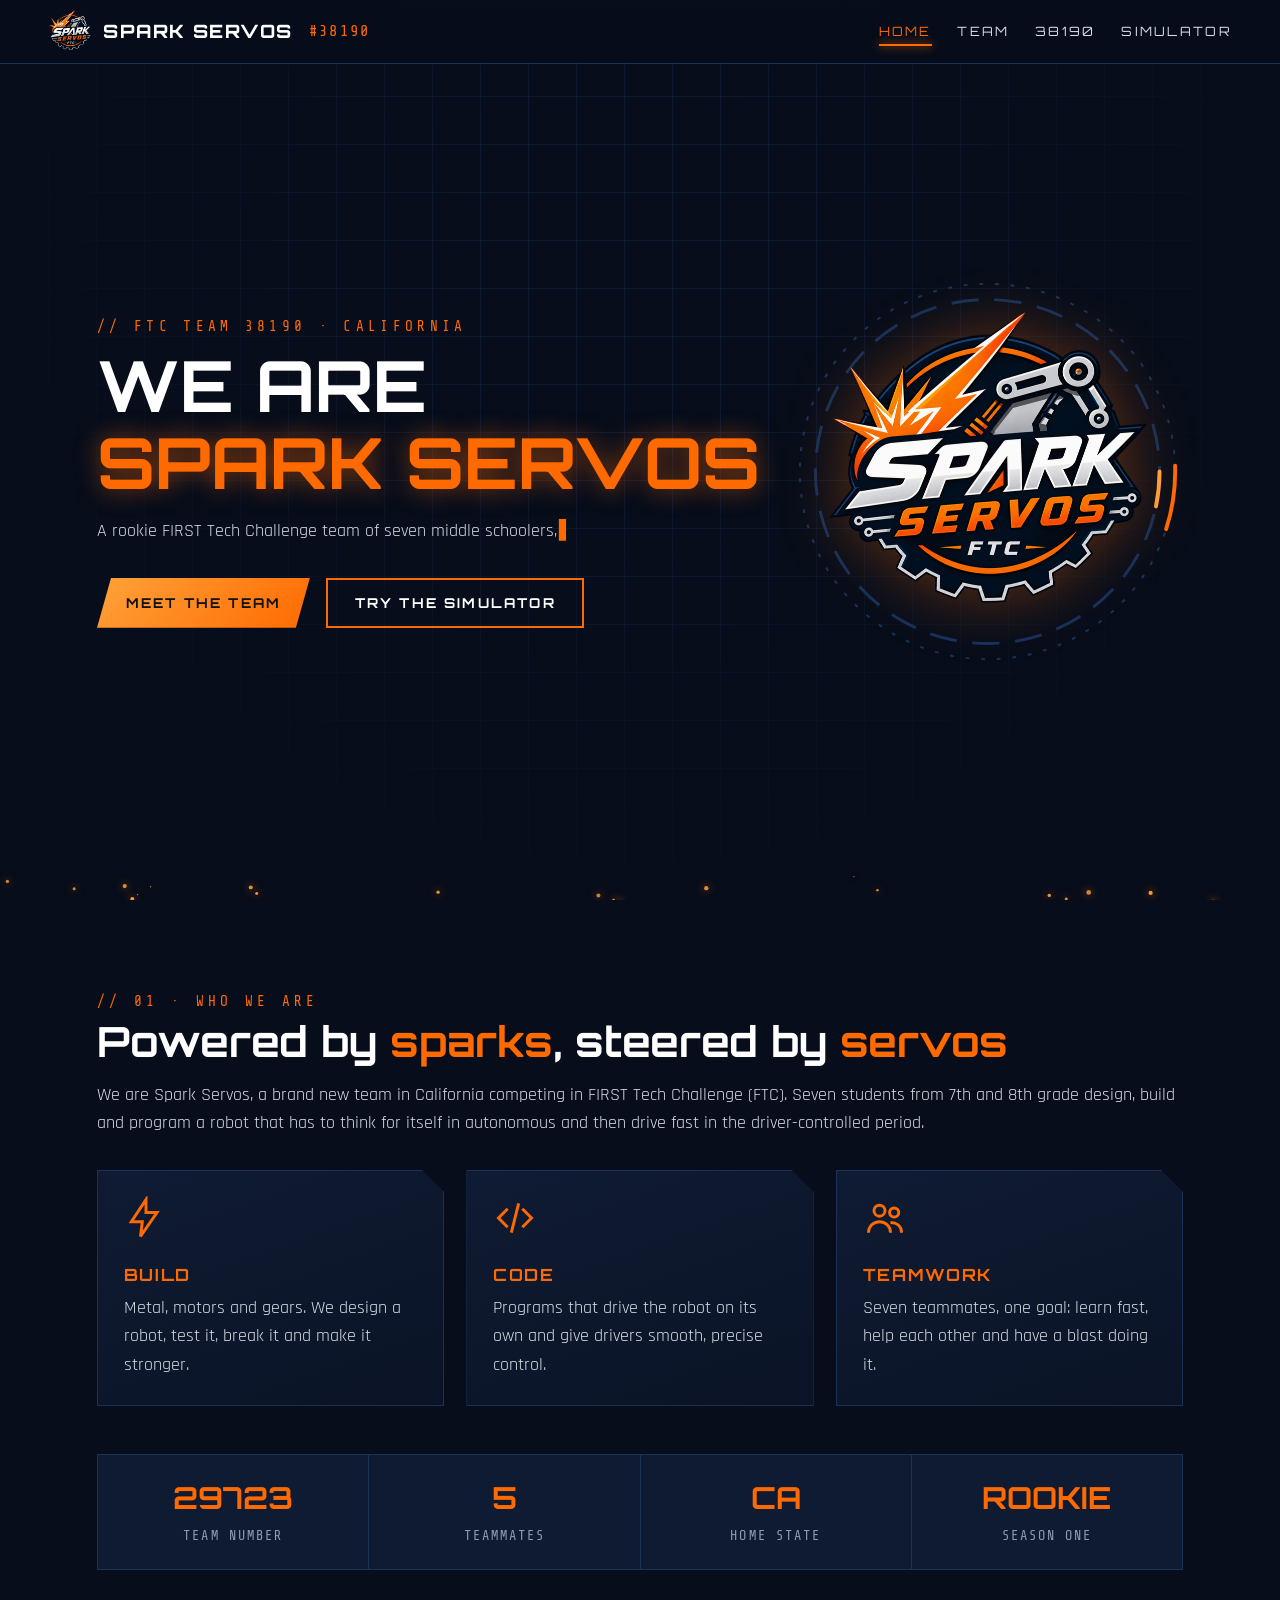
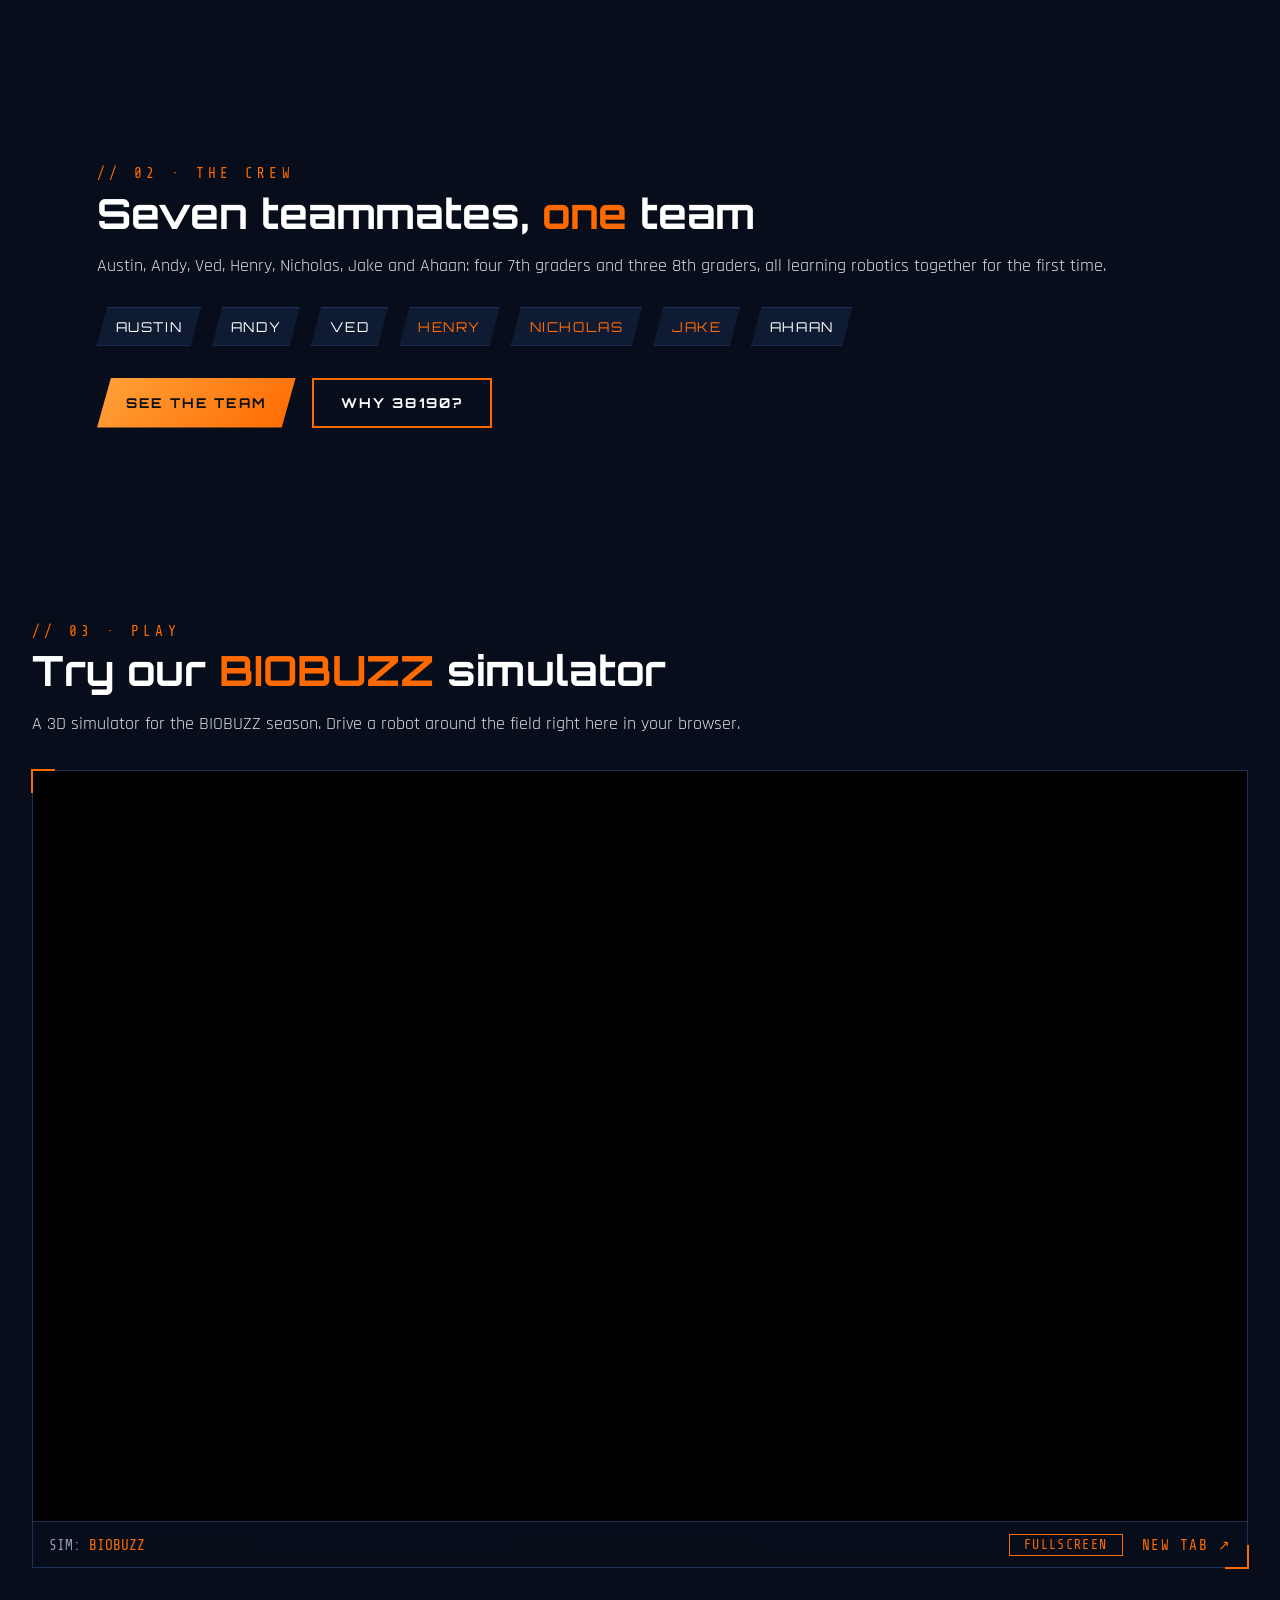
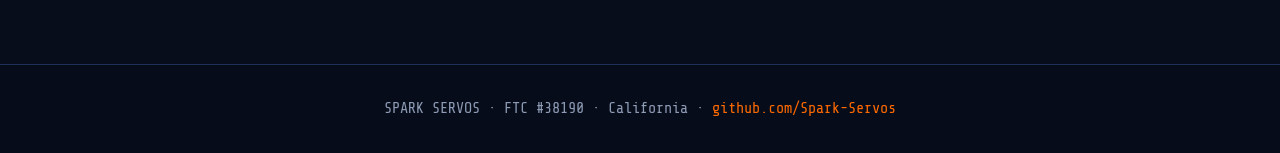
<file: index.html>
<!DOCTYPE html>
<html lang="en">
<head>
<meta charset="utf-8">
<meta name="viewport" content="width=device-width, initial-scale=1">
<title>Spark Servos FTC 38190</title>
<meta name="description" content="Spark Servos, FTC team 38190 — a rookie middle school robotics team from California.">
<link rel="icon" href="assets/favicon.png">
<link rel="preconnect" href="https://fonts.googleapis.com">
<link rel="preconnect" href="https://fonts.gstatic.com" crossorigin>
<link href="https://fonts.googleapis.com/css2?family=Orbitron:wght@500;700;900&family=Rajdhani:wght@400;600&family=Share+Tech+Mono&display=swap" rel="stylesheet">
<link rel="stylesheet" href="css/style.css">
</head>
<body>
<div class="grid-bg"></div>
<canvas id="sparks"></canvas>

<header class="nav">
  <a class="brand" href="index.html"><img src="assets/logo.png" alt="Spark Servos logo"><span>SPARK SERVOS</span><small>#38190</small></a>
  <ul class="links">
    <li><a class="active" href="index.html">Home</a></li>
    <li><a href="team.html">Team</a></li>
    <li><a href="number.html">38190</a></li>
    <li><a href="index.html#sim">Simulator</a></li>
  </ul>
</header>

<main>
  <section class="hero">
    <div class="wrap">
      <div>
        <div class="eyebrow">// FTC Team 38190 · California</div>
        <h1>WE ARE <span>SPARK&nbsp;SERVOS</span></h1>
        <p><span class="typed" id="typed" data-text="A rookie FIRST Tech Challenge team of seven middle schoolers, building robots one servo at a time."></span></p>
        <div class="cta">
          <a class="btn" href="team.html">Meet the Team</a>
          <a class="btn ghost" href="#sim">Try the Simulator</a>
        </div>
      </div>
      <div class="hero-art">
        <svg class="ring spin" viewBox="0 0 200 200" aria-hidden="true">
          <circle cx="100" cy="100" r="96" fill="none" stroke="#1d3157" stroke-width="1" stroke-dasharray="2 6"/>
          <circle cx="100" cy="100" r="96" fill="none" stroke="#ff6a00" stroke-width="2" stroke-dasharray="30 570" stroke-linecap="round"/>
        </svg>
        <svg class="ring spin rev" viewBox="0 0 200 200" aria-hidden="true">
          <circle cx="100" cy="100" r="88" fill="none" stroke="#14305a" stroke-width="1.5" stroke-dasharray="14 8"/>
          <circle cx="100" cy="100" r="88" fill="none" stroke="#ffa23a" stroke-width="2" stroke-dasharray="18 535" stroke-linecap="round"/>
        </svg>
        <img class="logo" src="assets/logo.png" alt="Spark Servos FTC emblem">
      </div>
    </div>
  </section>

  <section>
    <div class="wrap">
      <div class="reveal">
        <div class="eyebrow">// 01 · who we are</div>
        <h2>Powered by <em>sparks</em>, steered by <em>servos</em></h2>
        <p>We are Spark Servos, a brand new team in California competing in FIRST Tech Challenge (FTC). Seven students from 7th and 8th grade design, build and program a robot that has to think for itself in autonomous and then drive fast in the driver-controlled period.</p>
      </div>
      <div class="cards">
        <div class="card reveal">
          <svg class="ico" viewBox="0 0 24 24" fill="none" stroke="currentColor" stroke-width="1.6"><path d="M12 2 4 14h6l-1 8 9-13h-6z"/></svg>
          <h3>BUILD</h3><p>Metal, motors and gears. We design a robot, test it, break it and make it stronger.</p>
        </div>
        <div class="card reveal" style="transition-delay:.12s">
          <svg class="ico" viewBox="0 0 24 24" fill="none" stroke="currentColor" stroke-width="1.6"><path d="m8 7-5 5 5 5M16 7l5 5-5 5M14 4l-4 16"/></svg>
          <h3>CODE</h3><p>Programs that drive the robot on its own and give drivers smooth, precise control.</p>
        </div>
        <div class="card reveal" style="transition-delay:.24s">
          <svg class="ico" viewBox="0 0 24 24" fill="none" stroke="currentColor" stroke-width="1.6"><circle cx="9" cy="8" r="3"/><circle cx="17" cy="9" r="2.5"/><path d="M3 20c0-3.5 2.7-6 6-6s6 2.5 6 6M15 14.5c3 0 6 1.5 6 5.5"/></svg>
          <h3>TEAMWORK</h3><p>Seven teammates, one goal: learn fast, help each other and have a blast doing it.</p>
        </div>
      </div>
      <div class="stats reveal">
        <div class="stat"><b data-count="38190">0</b><span>Team number</span></div>
        <div class="stat"><b data-count="7">0</b><span>Teammates</span></div>
        <div class="stat"><b>CA</b><span>Home state</span></div>
        <div class="stat"><b>ROOKIE</b><span>Season one</span></div>
      </div>
    </div>
  </section>


  <section id="team-teaser">
    <div class="wrap">
      <div class="reveal">
        <div class="eyebrow">// 02 · the crew</div>
        <h2>Seven teammates, <em>one</em> team</h2>
        <p>Austin, Andy, Ved, Henry, Nicholas, Jake and Ahaan: four 7th graders and three 8th graders, all learning robotics together for the first time.</p>
      </div>
      <div class="chips reveal">
        <span>Austin</span><span>Andy</span><span>Ved</span><span>Henry</span><span>Nicholas</span><span>Jake</span><span>Ahaan</span>
      </div>
      <div class="cta reveal">
        <a class="btn" href="team.html">See the Team</a>
        <a class="btn ghost" href="number.html">Why 38190?</a>
      </div>
    </div>
  </section>

  <section id="sim">
    <div class="wrap wide">
      <div class="reveal">
        <div class="eyebrow">// 03 · play</div>
        <h2>Try our <em>BIOBUZZ</em> simulator</h2>
        <p>A 3D simulator for the BIOBUZZ season. Drive a robot around the field right here in your browser.</p>
      </div>
      <div class="stage-wrap sim-wrap reveal" id="simwrap">
        <iframe class="sim" src="https://fanaustinca.github.io/biobuzz-sim/" title="BIOBUZZ FTC simulator" loading="lazy" allow="fullscreen; gamepad; autoplay"></iframe>
        <div class="stage-bar">
          <span>SIM: <b>BIOBUZZ</b></span>
          <span><button id="simfs" type="button">FULLSCREEN</button> <a class="open" href="https://fanaustinca.github.io/biobuzz-sim/" target="_blank" rel="noopener">NEW TAB ↗</a></span>
        </div>
      </div>
    </div>
  </section>
</main>

<footer>
  <div class="wrap">SPARK SERVOS · FTC #38190 · California · <a href="https://github.com/Spark-Servos">github.com/Spark-Servos</a></div>
</footer>

<script src="js/main.js"></script>
</body>
</html>
</file>
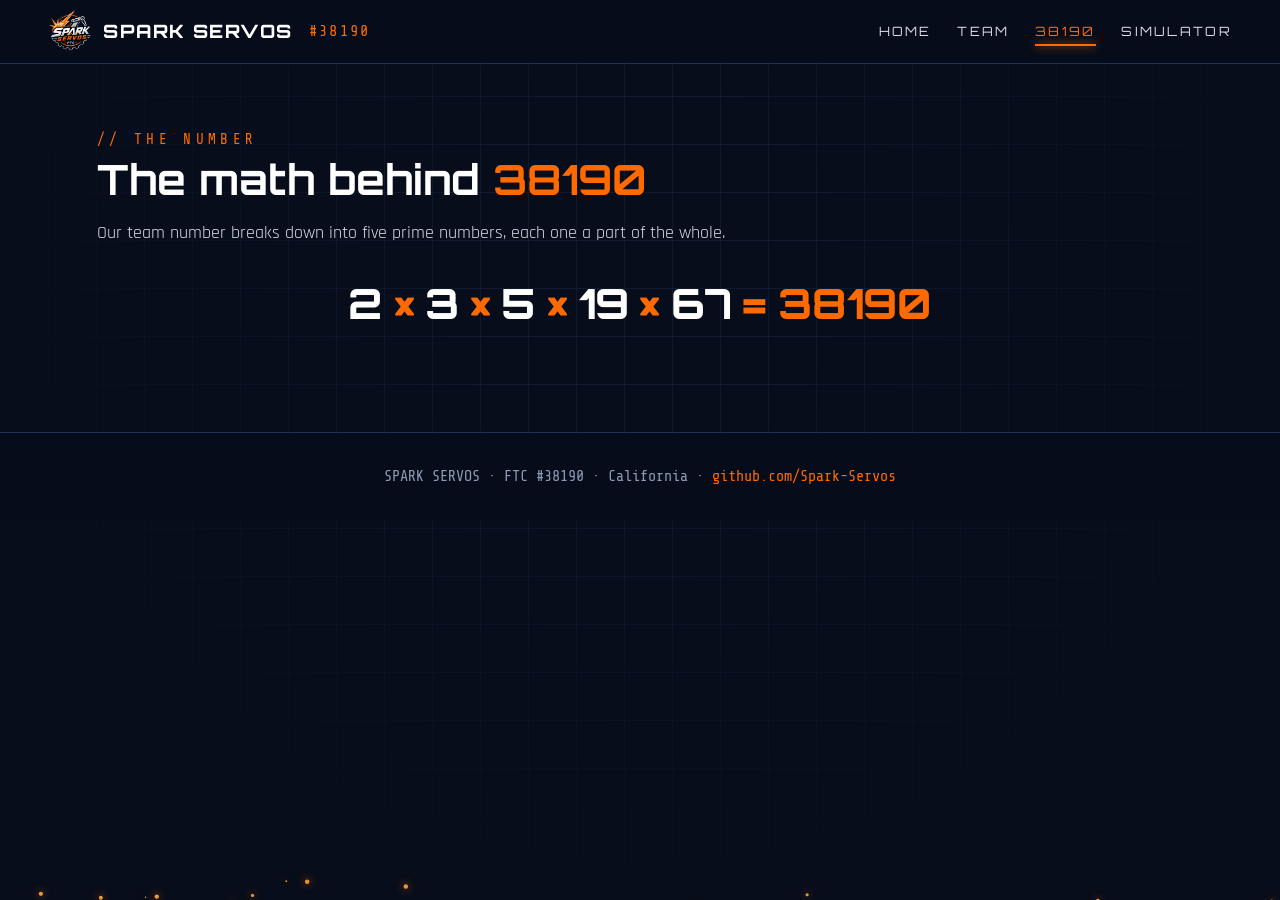
<file: number.html>
<!DOCTYPE html>
<html lang="en">
<head>
<meta charset="utf-8">
<meta name="viewport" content="width=device-width, initial-scale=1">
<title>38190 · Spark Servos FTC</title>
<meta name="description" content="Our team number, 38190, is 2 × 3 × 5 × 19 × 67. Watch our robot arm build it.">
<link rel="icon" href="assets/favicon.png">
<link rel="preconnect" href="https://fonts.googleapis.com">
<link rel="preconnect" href="https://fonts.gstatic.com" crossorigin>
<link href="https://fonts.googleapis.com/css2?family=Orbitron:wght@500;700;900&family=Rajdhani:wght@400;600&family=Share+Tech+Mono&display=swap" rel="stylesheet">
<link rel="stylesheet" href="css/style.css">
</head>
<body>
<div class="grid-bg"></div>
<canvas id="sparks"></canvas>

<header class="nav">
  <a class="brand" href="index.html"><img src="assets/logo.png" alt="Spark Servos logo"><span>SPARK SERVOS</span><small>#38190</small></a>
  <ul class="links">
    <li><a href="index.html">Home</a></li>
    <li><a href="team.html">Team</a></li>
    <li><a class="active" href="number.html">38190</a></li>
    <li><a href="index.html#sim">Simulator</a></li>
  </ul>
</header>

<main>
  <section class="page-head-sec">
    <div class="wrap">
      <div class="reveal">
        <div class="eyebrow">// the number</div>
        <h2>The math behind <em>38190</em></h2>
        <p>Our team number breaks down into five prime numbers, each one a part of the whole.</p>
      </div>
      <div class="eq reveal" aria-label="2 times 3 times 5 times 19 times 67 equals 38190">
        <span>2</span><span class="op">×</span><span>3</span><span class="op">×</span><span>5</span><span class="op">×</span><span>19</span><span class="op">×</span><span>67</span><span class="op">=</span><span class="op">38190</span>
      </div>
    </div>
  </section>
</main>

<footer>
  <div class="wrap">SPARK SERVOS · FTC #38190 · California · <a href="https://github.com/Spark-Servos">github.com/Spark-Servos</a></div>
</footer>

<script src="js/main.js"></script>
</body>
</html>
</file>
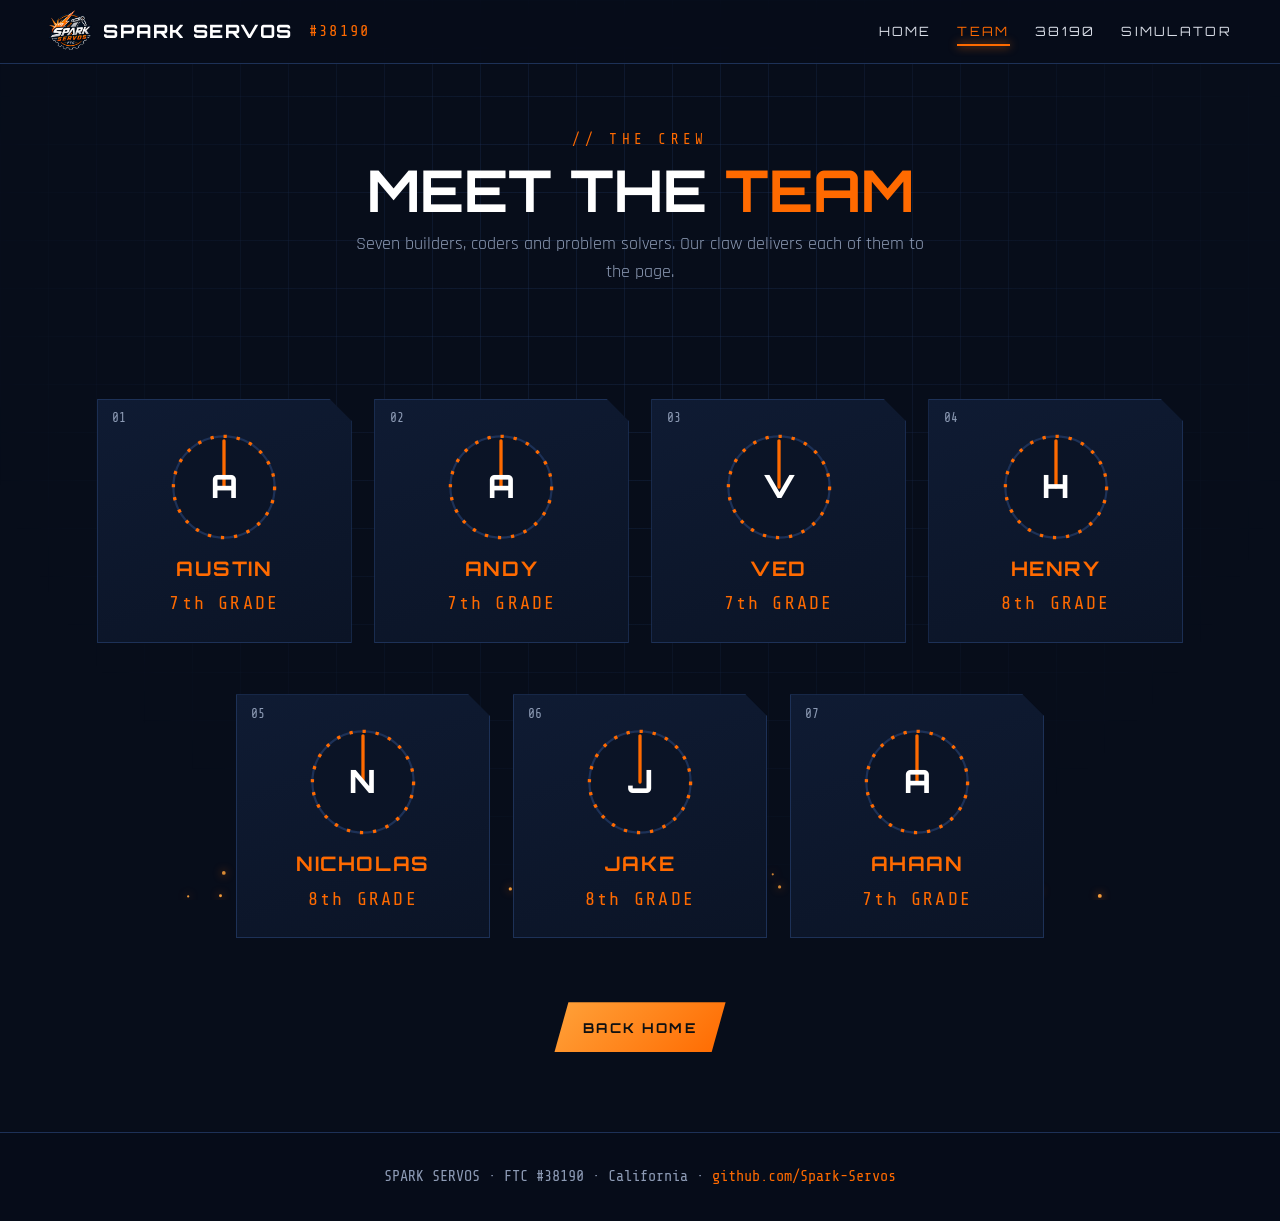
<file: team.html>
<!DOCTYPE html>
<html lang="en">
<head>
<meta charset="utf-8">
<meta name="viewport" content="width=device-width, initial-scale=1">
<title>Team · Spark Servos FTC 38190</title>
<meta name="description" content="Meet the seven members of Spark Servos, FTC team 38190.">
<link rel="icon" href="assets/favicon.png">
<link rel="preconnect" href="https://fonts.googleapis.com">
<link rel="preconnect" href="https://fonts.gstatic.com" crossorigin>
<link href="https://fonts.googleapis.com/css2?family=Orbitron:wght@500;700;900&family=Rajdhani:wght@400;600&family=Share+Tech+Mono&display=swap" rel="stylesheet">
<link rel="stylesheet" href="css/style.css">
</head>
<body>
<div class="grid-bg"></div>
<canvas id="sparks"></canvas>

<header class="nav">
  <a class="brand" href="index.html"><img src="assets/logo.png" alt="Spark Servos logo"><span>SPARK SERVOS</span><small>#38190</small></a>
  <ul class="links">
    <li><a href="index.html">Home</a></li>
    <li><a class="active" href="team.html">Team</a></li>
    <li><a href="number.html">38190</a></li>
    <li><a href="index.html#sim">Simulator</a></li>
  </ul>
</header>

<main>
  <div class="wrap page-head">
    <div class="eyebrow">// the crew</div>
    <h1>MEET THE <span style="color:var(--orange)">TEAM</span></h1>
    <p>Seven builders, coders and problem solvers. Our claw delivers each of them to the page.</p>
  </div>
  <div class="wrap">
    <div class="team" id="team"></div>
  </div>
  <div class="wrap" style="text-align:center;padding:4rem 0 5rem">
    <a class="btn" href="index.html">Back Home</a>
  </div>
</main>

<footer>
  <div class="wrap">SPARK SERVOS · FTC #38190 · California · <a href="https://github.com/Spark-Servos">github.com/Spark-Servos</a></div>
</footer>

<script src="js/main.js"></script>
</body>
</html>
</file>
<file: css/style.css>
:root {
  --bg: #070d1a;
  --bg2: #0b1426;
  --panel: #0f1b33;
  --line: #1d3157;
  --navy: #14305a;
  --orange: #ff6a00;
  --orange2: #ffa23a;
  --silver: #d8dde6;
  --white: #ffffff;
  --muted: #8d9bb5;
  --display: 'Orbitron', 'Rajdhani', system-ui, sans-serif;
  --body: 'Rajdhani', system-ui, sans-serif;
  --mono: 'Share Tech Mono', ui-monospace, monospace;
}

* { box-sizing: border-box; margin: 0; padding: 0; }
html { scroll-behavior: smooth; }
body {
  background: var(--bg);
  color: var(--silver);
  font-family: var(--body);
  font-size: 1.15rem;
  line-height: 1.55;
  overflow-x: hidden;
}
a { color: inherit; text-decoration: none; }
img { max-width: 100%; display: block; }

/* background layers */
#sparks { position: fixed; inset: 0; z-index: 0; pointer-events: none; }
.grid-bg {
  position: fixed; inset: 0; z-index: 0; pointer-events: none;
  background-image:
    linear-gradient(rgba(29,49,87,.35) 1px, transparent 1px),
    linear-gradient(90deg, rgba(29,49,87,.35) 1px, transparent 1px);
  background-size: 48px 48px;
  mask-image: radial-gradient(ellipse at 50% 30%, #000 20%, transparent 75%);
  -webkit-mask-image: radial-gradient(ellipse at 50% 30%, #000 20%, transparent 75%);
  animation: gridmove 24s linear infinite;
}
@keyframes gridmove { to { background-position: 48px 48px, 48px 48px; } }
main, header, footer { position: relative; z-index: 1; }

/* nav */
.nav {
  position: sticky; top: 0; z-index: 50;
  display: flex; align-items: center; justify-content: space-between;
  padding: .6rem clamp(1rem, 4vw, 3rem);
  background: rgba(7,13,26,.82);
  backdrop-filter: blur(10px);
  border-bottom: 1px solid var(--line);
}
.brand { display: flex; align-items: center; gap: .7rem; font-family: var(--display); font-weight: 800; letter-spacing: .08em; color: var(--white); }
.brand img { width: 44px; height: 44px; transition: transform .6s; }
.brand:hover img { transform: rotate(360deg); }
.brand small { color: var(--orange); font-family: var(--mono); font-weight: 400; letter-spacing: .15em; margin-left: .3rem; }
.links { display: flex; gap: 1.6rem; list-style: none; }
.links a {
  font-family: var(--display); font-size: .8rem; letter-spacing: .18em; text-transform: uppercase;
  padding: .4rem 0; position: relative; color: var(--silver);
}
.links a::after {
  content: ''; position: absolute; left: 0; bottom: 0; height: 2px; width: 0; background: var(--orange);
  box-shadow: 0 0 10px var(--orange); transition: width .3s;
}
.links a:hover::after, .links a.active::after { width: 100%; }
.links a.active { color: var(--orange); }

/* buttons */
.btn {
  display: inline-block; font-family: var(--display); font-weight: 700; font-size: .85rem; letter-spacing: .16em; text-transform: uppercase;
  padding: .9rem 1.8rem; color: #111; background: linear-gradient(135deg, var(--orange2), var(--orange));
  clip-path: polygon(14px 0, 100% 0, calc(100% - 14px) 100%, 0 100%);
  transition: transform .2s, filter .2s;
}
.btn:hover { transform: translateY(-3px); filter: brightness(1.15) drop-shadow(0 0 12px var(--orange)); }
.btn.ghost { background: transparent; color: var(--white); box-shadow: inset 0 0 0 2px var(--orange); clip-path: none; }
.btn.ghost:hover { background: rgba(255,106,0,.12); }

/* layout */
.wrap { max-width: 1150px; margin: 0 auto; padding: 0 clamp(1rem, 4vw, 2rem); }
section { padding: clamp(3rem, 8vw, 6rem) 0; }
.eyebrow { font-family: var(--mono); color: var(--orange); letter-spacing: .3em; text-transform: uppercase; font-size: .9rem; }
h1, h2, h3 { font-family: var(--display); color: var(--white); line-height: 1.1; }
h2 { font-size: clamp(1.7rem, 4vw, 2.6rem); margin: .4rem 0 1rem; }
h2 em { font-style: normal; color: var(--orange); }

/* hero */
.hero { overflow-x: clip; min-height: calc(100vh - 70px); display: flex; align-items: center; padding: 2rem 0 3rem; }
.hero .wrap { display: grid; grid-template-columns: 1.05fr 1fr; gap: 2rem; align-items: center; }
.hero h1 { font-size: clamp(2.3rem, 6vw, 4.4rem); margin: .6rem 0 1rem; }
.hero h1 span { color: var(--orange); text-shadow: 0 0 24px rgba(255,106,0,.55); }
.hero p { max-width: 34rem; color: var(--silver); }
.cta { display: flex; gap: 1rem; flex-wrap: wrap; margin-top: 2rem; }
.hero-art { position: relative; aspect-ratio: 1; max-width: 520px; width: 100%; justify-self: center; }
.hero-art .logo { position: absolute; inset: 9%; width: 82%; height: 82%; filter: drop-shadow(0 0 30px rgba(255,106,0,.35)); animation: float 5s ease-in-out infinite; }
@keyframes float { 50% { transform: translateY(-12px); } }
.ring { position: absolute; inset: 0; width: 100%; height: 100%; }
.ring.spin { animation: spin 40s linear infinite; }
.ring.spin.rev { animation-duration: 60s; animation-direction: reverse; }
@keyframes spin { to { transform: rotate(360deg); } }

/* glitch / boot text */
.typed::after { content: '▌'; color: var(--orange); animation: blink 1s steps(2) infinite; margin-left: 2px; }
@keyframes blink { 50% { opacity: 0; } }

/* stat bar */
.stats { display: grid; grid-template-columns: repeat(4, 1fr); gap: 1px; background: var(--line); border: 1px solid var(--line); margin-top: 3rem; }
.stat { background: var(--panel); padding: 1.2rem; text-align: center; }
.stat b { display: block; font-family: var(--display); font-size: 1.9rem; color: var(--orange); }
.stat span { font-family: var(--mono); font-size: .85rem; letter-spacing: .15em; color: var(--muted); text-transform: uppercase; }

/* reveal */
.reveal { opacity: 0; transform: translateY(40px); transition: opacity .8s, transform .8s cubic-bezier(.2,.8,.2,1); }
.reveal.in { opacity: 1; transform: none; }

/* cards */
.cards { display: grid; grid-template-columns: repeat(3, 1fr); gap: 1.4rem; margin-top: 2rem; }
.card {
  background: linear-gradient(160deg, var(--panel), var(--bg2));
  border: 1px solid var(--line); padding: 1.6rem; position: relative;
  clip-path: polygon(0 0, calc(100% - 22px) 0, 100% 22px, 100% 100%, 0 100%);
  transition: transform .3s, border-color .3s, box-shadow .3s;
}
.card:hover { transform: translateY(-6px); border-color: var(--orange); box-shadow: 0 10px 40px rgba(255,106,0,.15); }
.card h3 { font-size: 1.05rem; letter-spacing: .1em; margin-bottom: .6rem; color: var(--orange); }
.card .ico { width: 44px; height: 44px; margin-bottom: 1rem; color: var(--orange); }

.stage-wrap { background: linear-gradient(180deg, rgba(15,27,51,.7), rgba(7,13,26,.9)); border: 1px solid var(--line); position: relative; margin-top: 2rem; }
.stage-wrap::before, .stage-wrap::after { content: ''; position: absolute; width: 22px; height: 22px; border: 2px solid var(--orange); }
.stage-wrap::before { top: -2px; left: -2px; border-right: 0; border-bottom: 0; }
.stage-wrap::after { bottom: -2px; right: -2px; border-left: 0; border-top: 0; }
.stage-bar { display: flex; justify-content: space-between; gap: 1rem; flex-wrap: wrap; padding: .7rem 1rem; border-top: 1px solid var(--line); font-family: var(--mono); font-size: .9rem; color: var(--muted); }
.stage-bar b { color: var(--orange); font-weight: 400; }
.stage-bar button {
  background: none; border: 1px solid var(--orange); color: var(--orange); font-family: var(--mono); padding: .15rem .9rem; cursor: pointer; letter-spacing: .1em;
}
.stage-bar button:hover { background: var(--orange); color: #111; }

/* team */
.page-head { padding: 4rem 0 1rem; text-align: center; }
.page-head h1 { font-size: clamp(2rem, 6vw, 3.6rem); margin: .5rem 0; }
.page-head p { color: var(--muted); max-width: 36rem; margin: 0 auto; }
.team { display: flex; flex-wrap: wrap; justify-content: center; gap: 3.2rem 1.4rem; padding-top: 6rem; }
.member { position: relative; flex: 0 0 calc((100% - 4.2rem) / 4); }
.member .claw {
  position: absolute; left: 50%; top: -84px; width: 46px; margin-left: -23px; z-index: 3; pointer-events: none;
  transform: translateY(-260px); opacity: 0;
}
.member .claw .cable { position: absolute; left: 50%; bottom: 100%; width: 2px; height: 600px; margin-left: -1px; background: linear-gradient(var(--line), var(--silver)); }
.member.in .claw { animation: clawdrop 2.4s cubic-bezier(.5,0,.3,1) forwards; }
.member .card { opacity: 0; transform: translateY(-120px) rotate(-4deg); text-align: center; padding: 2rem 1rem 1.5rem; }
.member.in .card { opacity: 1; transform: none; animation: carddrop 2.4s backwards; }
@keyframes clawdrop {
  0% { transform: translateY(-260px); opacity: 1; }
  38% { transform: translateY(0); opacity: 1; }
  50% { transform: translateY(0); opacity: 1; }
  99% { transform: translateY(-260px); opacity: 1; }
  100% { transform: translateY(-260px); opacity: 0; }
}
/* the claw carries the card down, lets go at 38-50%, then retracts empty */
@keyframes carddrop {
  0% { opacity: 0; transform: translateY(-274px); }
  10% { opacity: 0; }
  30% { opacity: 1; }
  38% { opacity: 1; transform: translateY(-14px); animation-timing-function: cubic-bezier(.3,1.7,.5,1); }
  50%, 100% { opacity: 1; transform: translateY(0); }
}
.claw .jaw { transform-origin: 50% 0; }
.member.in .claw .jawL { animation: jawL 2.4s both; }
.member.in .claw .jawR { animation: jawR 2.4s both; }
/* closed = gripping, open = released */
@keyframes jawL { 0%,36% { transform: rotate(-12deg); } 40%,48% { transform: rotate(16deg); } 58%,100% { transform: rotate(-12deg); } }
@keyframes jawR { 0%,36% { transform: rotate(12deg); } 40%,48% { transform: rotate(-16deg); } 58%,100% { transform: rotate(12deg); } }
.member.in:hover .card { transform: translateY(-6px); }
.dial { width: 110px; height: 110px; margin: 0 auto 1rem; position: relative; }
.dial svg { width: 100%; height: 100%; }
.dial .needle { transform-origin: 50px 50px; transition: transform 1s cubic-bezier(.3,1.5,.5,1); }
.member:hover .dial .needle { transform: rotate(var(--hover, 120deg)); }
.dial .initial { position: absolute; inset: 0; display: grid; place-items: center; font-family: var(--display); font-weight: 800; font-size: 2rem; color: var(--white); }
.member h3 { font-size: 1.25rem; letter-spacing: .08em; }
.member .grade { font-family: var(--mono); color: var(--orange); letter-spacing: .12em; margin-top: .2rem; }
.member .id { position: absolute; top: .6rem; left: .9rem; font-family: var(--mono); font-size: .8rem; color: var(--muted); }
.member .bar { height: 3px; background: var(--line); margin-top: 1rem; overflow: hidden; }
.member .bar i { display: block; height: 100%; width: 0; background: linear-gradient(90deg, var(--orange), var(--orange2)); transition: width 1.6s 2s; }
.member.in .bar i { width: var(--w); }

/* number factor */
.eq { display: flex; flex-wrap: wrap; align-items: center; justify-content: center; gap: .6rem; font-family: var(--display); font-weight: 800; font-size: clamp(1.4rem, 4vw, 2.6rem); color: var(--white); margin-top: 1.5rem; }
.eq .op { color: var(--orange); }

footer { border-top: 1px solid var(--line); padding: 2rem 0; text-align: center; font-family: var(--mono); color: var(--muted); font-size: .95rem; background: rgba(7,13,26,.9); }
footer a { color: var(--orange); }

/* responsive */
@media (max-width: 900px) {
  .hero .wrap { grid-template-columns: 1fr; text-align: center; }
  .hero p { margin: 0 auto; }
  .cta { justify-content: center; }
  .hero-art { max-width: 340px; order: -1; }
  .cards { grid-template-columns: 1fr; }
  .member { flex-basis: calc((100% - 1.4rem) / 2); }
  .stats { grid-template-columns: repeat(2, 1fr); }
}
@media (max-width: 520px) {
  .links { gap: .9rem; }
  .brand small, .brand span { display: none; }
  .links a { font-size: .7rem; letter-spacing: .1em; }
  .member { flex-basis: 100%; }
}
@media (prefers-reduced-motion: reduce) {
  *, *::before, *::after { animation-duration: .01ms !important; animation-iteration-count: 1 !important; transition-duration: .01ms !important; }
  .reveal, .member .card { opacity: 1 !important; transform: none !important; }
  .member .claw { display: none; }
}

/* teaser chips + simulator embed */
.chips { display: flex; flex-wrap: wrap; gap: .7rem; margin-top: 1.6rem; }
.chips span { font-family: var(--display); font-size: .85rem; letter-spacing: .12em; text-transform: uppercase; color: var(--white); padding: .5rem 1.1rem; border: 1px solid var(--line); background: var(--panel); clip-path: polygon(10px 0, 100% 0, calc(100% - 10px) 100%, 0 100%); transition: .25s; }
.chips span:hover { border-color: var(--orange); color: var(--orange); transform: translateY(-3px); }
.chips span:nth-child(4), .chips span:nth-child(5), .chips span:nth-child(6) { color: var(--orange); }
#team-teaser .cta { margin-top: 2rem; }
#sim .wrap.wide { max-width: 1600px; }
iframe.sim { display: block; width: 100%; height: max(640px, calc(100vh - 150px)); border: 0; background: #000; }
.sim-wrap:fullscreen { display: flex; flex-direction: column; background: #000; margin: 0; }
.sim-wrap:fullscreen iframe.sim { flex: 1; height: auto; }
.sim-wrap:fullscreen::before, .sim-wrap:fullscreen::after { display: none; }
.stage-bar span:last-child { display: flex; gap: 1.2rem; align-items: center; }
.stage-bar a.open { color: var(--orange); letter-spacing: .1em; }
.stage-bar a.open:hover { text-decoration: underline; }
.page-head-sec { padding-top: 4rem; }
</file>
